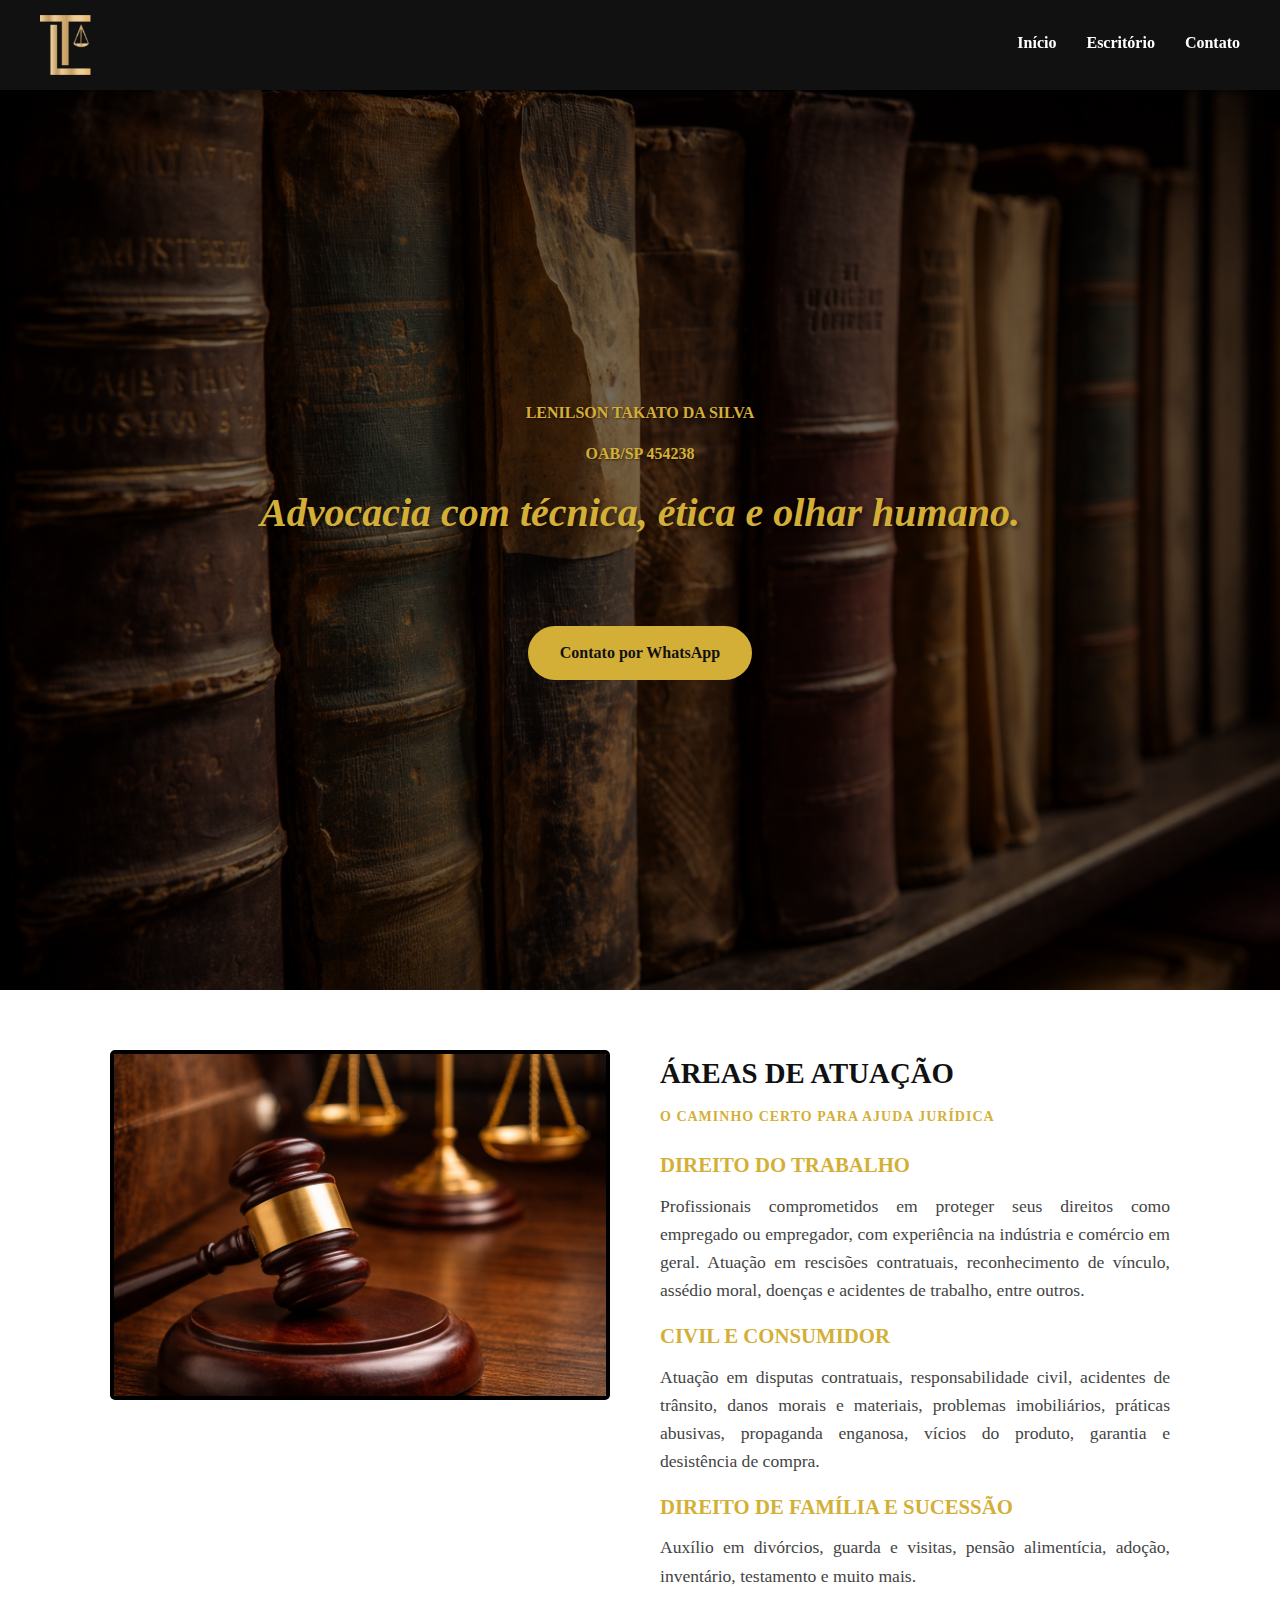
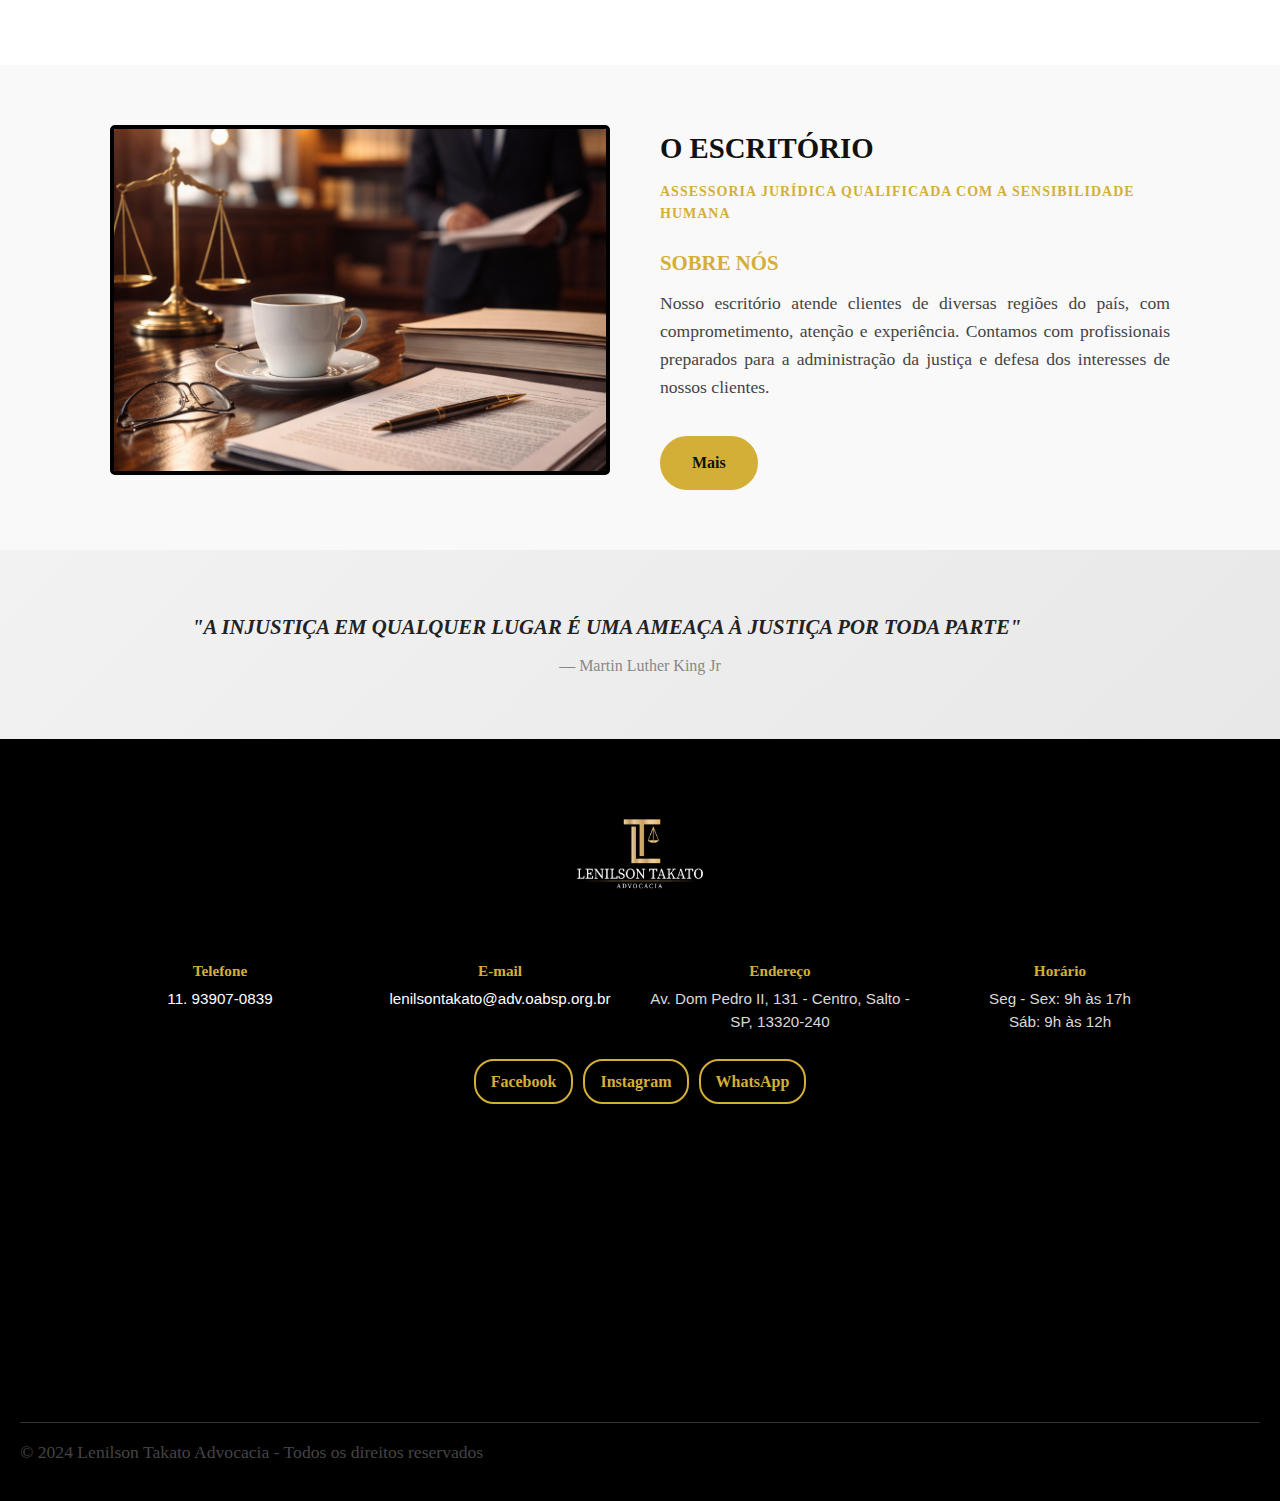
<file: index.html>
<!DOCTYPE html>
<html lang="pt-BR">
<head>
  <meta charset="UTF-8">
  <meta name="viewport" content="width=device-width, initial-scale=1.0">
  <meta name="description" content="Advocacia com técnica, ética e olhar humano. Especialista em Direito do Trabalho, Civil, Consumidor e Família.">
  <meta name="keywords" content="advogado, advocacia, direito do trabalho, salto sp, justiça">
  <meta name="author" content="Lenilson Takato da Silva">
  <meta property="og:title" content="Lenilson Takato Advocacia">
  <meta property="og:description" content="Advocacia com técnica, ética e olhar humano. Especialista em Direito do Trabalho, Civil, Consumidor e Família.">
  <meta property="og:type" content="website">
  <meta property="og:url" content="https://lenilsontakato.com.br">
  
  <title>Lenilson Takato Advocacia</title>
  <link rel="stylesheet" href="css/style.css">
  <link rel="canonical" href="https://lenilsontakato.com.br/index.html">
  <link rel="icon" type="image/png" href="img/logo-main.png">
  <link rel="preload" as="image" href="img/hero-home.jpg">
</head>
<body>
  <header>
    <div class="container">
      <div class="logo">
        <a href="index.html" title="Voltar para página inicial">
          <img src="img/logo-main.png" alt="Logo Escritório Lenilson Takato Advocacia" loading="lazy">
        </a>
      </div>
      <button class="menu-toggle" aria-label="Abrir menu">
        <span></span>
        <span></span>
        <span></span>
      </button>
      <nav>
        <a href="index.html" title="Página Inicial">Início</a>
        <a href="escritorio.html" title="Conheça nosso Escritório">Escritório</a>
        <a href="contato.html" title="Entre em contato conosco">Contato</a>
      </nav>
    </div>
  </header>
  <section class="hero">
  <img src="img/hero-home.jpg" alt="Banner Escritório" class="hero-bg">
  <div class="hero-content">
    <h3 class="oab">LENILSON TAKATO DA SILVA</h3>
    <h3 class="oab">OAB/SP 454238</h3>
    <h1><i>Advocacia com técnica, ética e olhar humano.</i></h1>
    <br>
    <br>
    <div class="hero-buttons">
      <a href="https://api.whatsapp.com/send/?phone=5511939070839" class="btn">Contato por WhatsApp</a>
    </div>
  </div>
</section>
  <section class="areas">
    <div class="container">
      <div class="areas-img">
        <img src="img/areas-atuacao.jpg" alt="Áreas de atuação">
      </div>
      <div class="areas-content">
        <h2>ÁREAS DE ATUAÇÃO</h2>
        <p class="subtitulo">O CAMINHO CERTO PARA AJUDA JURÍDICA</p>

 
          <h3>DIREITO DO TRABALHO</h3>
          <p>Profissionais comprometidos em proteger seus direitos como empregado ou empregador, com experiência na indústria e comércio em geral. Atuação em rescisões contratuais, reconhecimento de vínculo, assédio moral, doenças e acidentes de trabalho, entre outros.</p>


 
          <h3>CIVIL E CONSUMIDOR</h3>
          <p>Atuação em disputas contratuais, responsabilidade civil, acidentes de trânsito, danos morais e materiais, problemas imobiliários, práticas abusivas, propaganda enganosa, vícios do produto, garantia e desistência de compra.</p>
  


          <h3>DIREITO DE FAMÍLIA E SUCESSÃO</h3>
          <p>Auxílio em divórcios, guarda e visitas, pensão alimentícia, adoção, inventário, testamento e muito mais.</p>
  
      </div>
    </div>
  </section>
  <section class="sobre">
    <div class="container">
      <div class="sobre-imagem">
        <img src="img/escritorio-section.jpg" alt="Escritório">
      </div>
      <div class="sobre-texto">
        <h2> O ESCRITÓRIO </h2>
        <p class="subtitulo">ASSESSORIA JURÍDICA QUALIFICADA COM A SENSIBILIDADE HUMANA</p>

        <h3>SOBRE NÓS</h3>
        <p>
          Nosso escritório atende clientes de diversas regiões do país, com comprometimento, atenção e experiência.
          Contamos com profissionais preparados para a administração da justiça e defesa dos interesses de nossos clientes.
        </p>

        <a href="escritorio.html" class="btn">Mais</a>
      </div>
    </div>
  </section>
  <section class="citacao">
    <p>"A INJUSTIÇA EM QUALQUER LUGAR É UMA AMEAÇA À JUSTIÇA POR TODA PARTE"</p>
    <span>— Martin Luther King Jr</span>
  </section>
  <footer>
    <div class="footer-logo">
      <img src="img/footer-logo.png" alt="Logo Lenilson Takato Advocacia" loading="lazy">
    </div>
    
    <div class="footer-container">
      <div class="footer-info">
        <div>
          <h4>Telefone</h4>
          <p><a href="tel:11939070839">11. 93907-0839</a></p>
        </div>
        <div>
          <h4>E-mail</h4>
          <p><a href="mailto:lenilsontakato@adv.oabsp.org.br">lenilsontakato@adv.oabsp.org.br</a></p>
        </div>
        <div>
          <h4>Endereço</h4>
          <p>Av. Dom Pedro II, 131 - Centro, Salto - SP, 13320-240</p>
        </div>
        <div>
          <h4>Horário</h4>
          <p>Seg - Sex: 9h às 17h <br> Sáb: 9h às 12h</p>
        </div>
      </div>
      <div class="footer-social">
        <a href="https://www.facebook.com/lenilsontakatoadvocacia/" target="_blank" rel="noopener noreferrer" title="Visite nosso Facebook">Facebook</a>
        <a href="https://www.instagram.com/lenilson_takato/" target="_blank" rel="noopener noreferrer" title="Visite nosso Instagram">Instagram</a>
        <a href="https://api.whatsapp.com/send/?phone=5511939070839" target="_blank" rel="noopener noreferrer" title="Contato por WhatsApp">WhatsApp</a>
      </div>
      <div class="footer-maps">
        <iframe
          src="https://www.google.com/maps?q=Av.+Dom+Pedro+II,+131+-+Centro,+Salto+-+SP,+13320-240&output=embed"
          class="maps-frame"
          allowfullscreen
          loading="lazy"
          title="Localização Escritório Lenilson Takato">
        </iframe>
      </div>
    </div>

    <div class="footer-bottom">
      <p>&copy; 2024 Lenilson Takato Advocacia - Todos os direitos reservados</p>
    </div>
  </footer>

  <script src="js/script.js" defer></script>
</body>
</html>
</file>
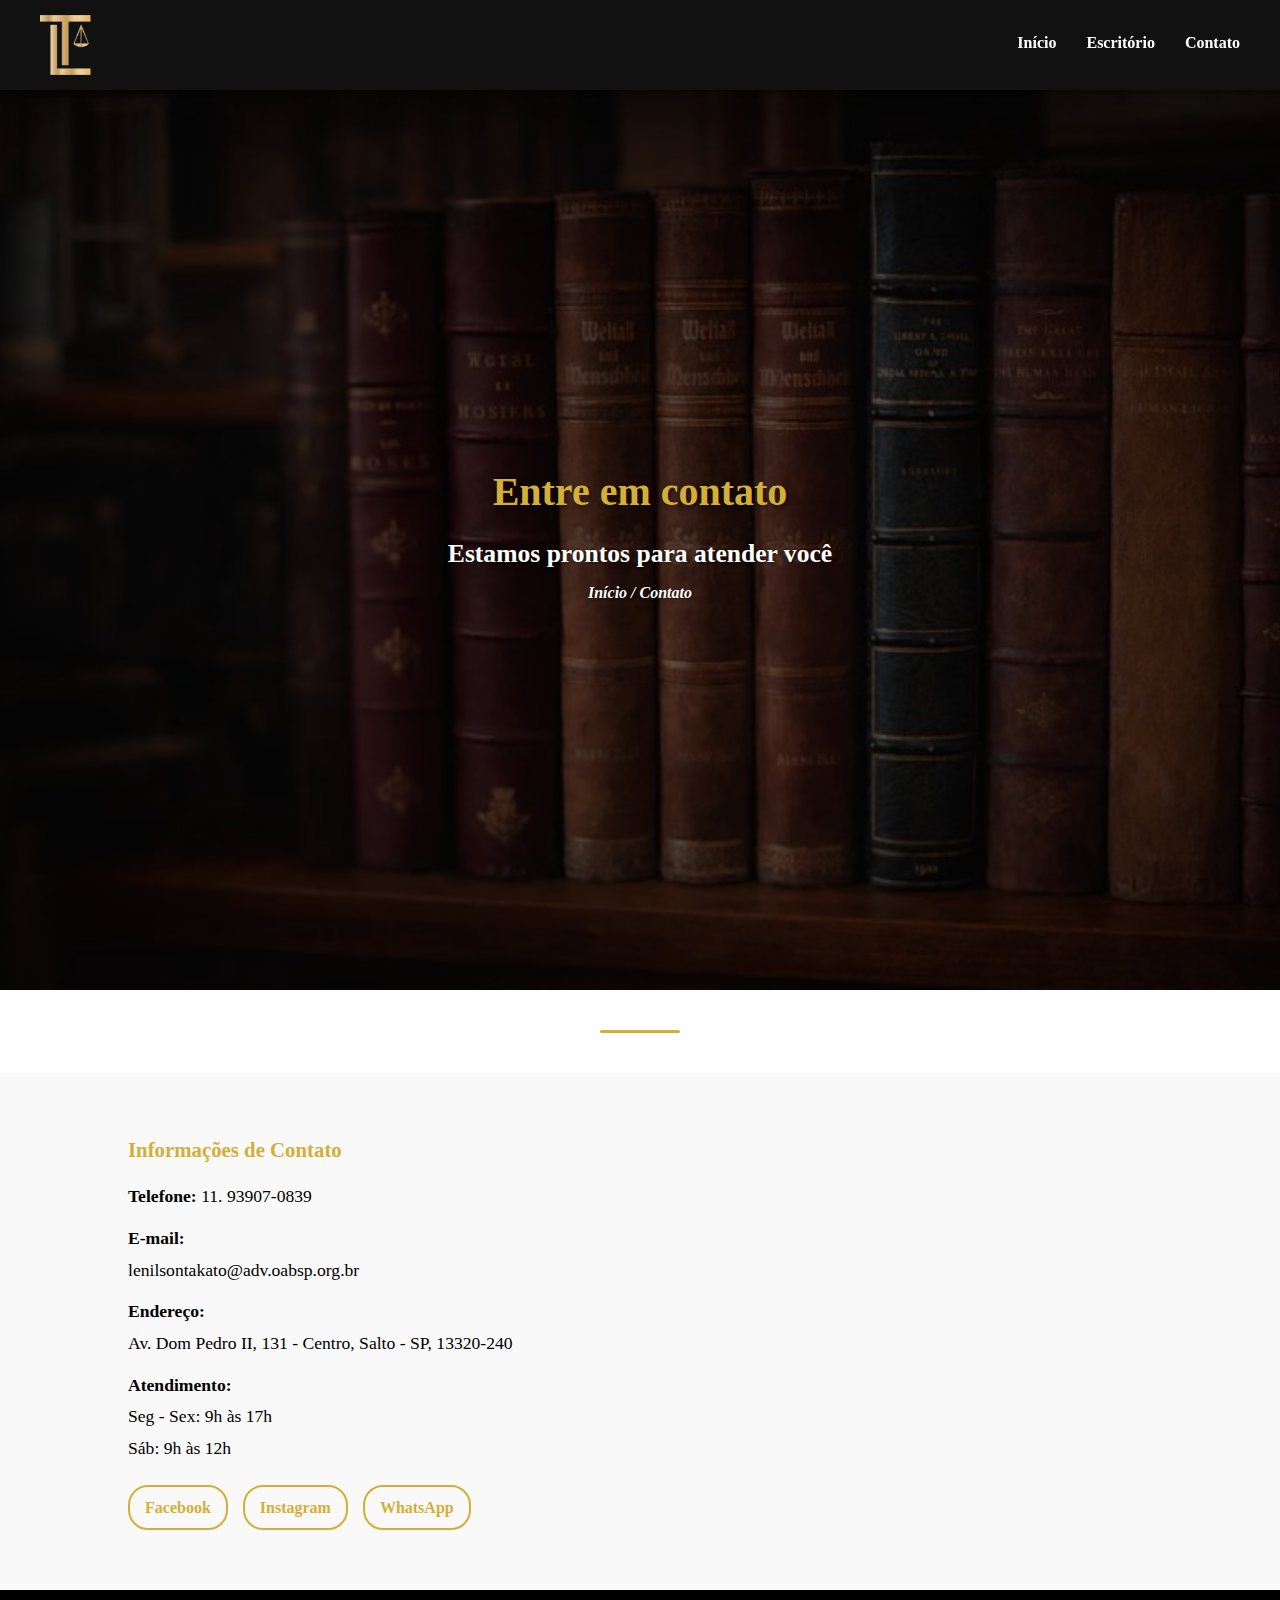
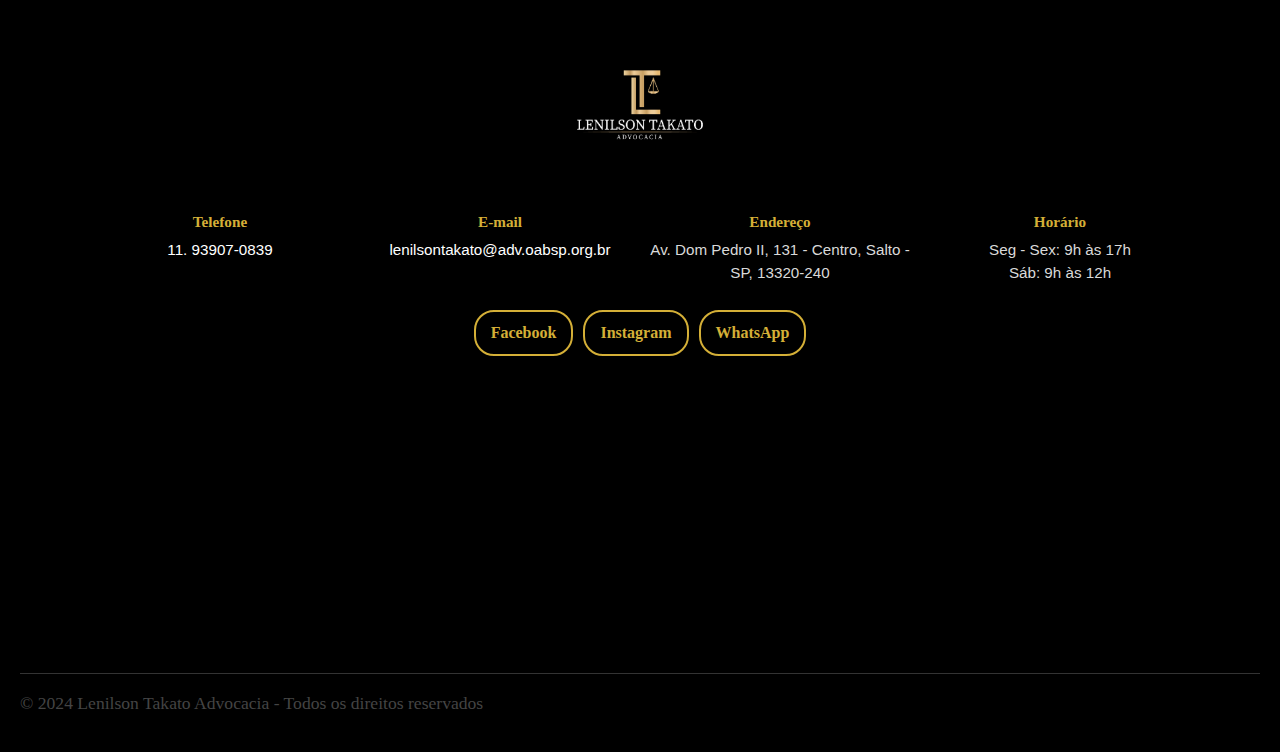
<file: contato.html>
<!DOCTYPE html>
<html lang="pt-BR">
<head>
  <meta charset="UTF-8">
  <meta name="viewport" content="width=device-width, initial-scale=1.0">
  <meta name="description" content="Entre em contato conosco. Telefone, e-mail, endereço e horários de atendimento do escritório de advocacia.">
  <meta name="keywords" content="contato, telefone, endereço, email, horário de atendimento">
  <meta property="og:title" content="Contato - Lenilson Takato Advocacia">
  <meta property="og:description" content="Todos os canais de contato do escritório de advocacia Lenilson Takato.">
  
  <title>Contato - Lenilson Takato Advocacia</title>
  <link rel="stylesheet" href="css/style.css">
  <link rel="canonical" href="https://lenilsontakato.com.br/contato.html">
  <link rel="icon" type="image/png" href="img/logo-main.png">
</head>
<body>
  <header>
    <div class="container">
      <div class="logo">
        <a href="index.html" title="Voltar para página inicial">
          <img src="img/logo-main.png" alt="Logo Escritório Lenilson Takato Advocacia" loading="lazy">
        </a>
      </div>
      <button class="menu-toggle" aria-label="Abrir menu">
        <span></span>
        <span></span>
        <span></span>
      </button>
      <nav>
        <a href="index.html" title="Página Inicial">Início</a>
        <a href="escritorio.html" title="Conheça nosso Escritório">Escritório</a>
        <a href="contato.html" title="Entre em contato conosco">Contato</a>
      </nav>
    </div>
  </header>
  <section class="hero">
    <img src="img/hero-contato.jpg" alt="Banner Escritóriso" class="hero-bg">
    <div class="hero-content">
      <h1>Entre em contato</h1>
      <h2>Estamos prontos para atender você</h2>
      <p class="breadcrumb">Início / Contato</p>
    </div>
  </section>
  <div class="barra-dourada"></div>
  <section class="contato">
    <div class="contato-container">
      <div class="contato-info">
        <h3>Informações de Contato</h3>
        <p><strong>Telefone:</strong> <a href="tel:11939070839">11. 93907-0839</a></p>
        <p><strong>E-mail:</strong><br>
          <a href="mailto:lenilsontakato@adv.oabsp.org.br">lenilsontakato@adv.oabsp.org.br</a>
        </p>
        <p><strong>Endereço:</strong><br>
          Av. Dom Pedro II, 131 - Centro, Salto - SP, 13320-240
        </p>
        <p><strong>Atendimento:</strong><br>
          Seg - Sex: 9h às 17h <br>
          Sáb: 9h às 12h
        </p>

        <div class="contato-social">
          <a href="https://www.facebook.com/lenilsontakatoadvocacia/" target="_blank" rel="noopener noreferrer">Facebook</a>
          <a href="https://www.instagram.com/lenilson_takato/" target="_blank" rel="noopener noreferrer">Instagram</a>
          <a href="https://api.whatsapp.com/send/?phone=5511939070839" target="_blank" rel="noopener noreferrer">WhatsApp</a>
        </div>
      </div>

      <div class="contato-maps">
         <iframe
          src="https://www.google.com/maps?q=Av.+Dom+Pedro+II,+131+-+Centro,+Salto+-+SP,+13320-240&output=embed"
          class="maps-frame"
          allowfullscreen
          loading="lazy"
          title="Localização Escritório Lenilson Takato">
        </iframe>
      </div>
    </div>
  </section>
  <footer>
    <div class="footer-logo">
      <img src="img/footer-logo.png" alt="Logo Lenilson Takato Advocacia" loading="lazy">
    </div>
    
    <div class="footer-container">
      <div class="footer-info">
        <div>
          <h4>Telefone</h4>
          <p><a href="tel:11939070839">11. 93907-0839</a></p>
        </div>
        <div>
          <h4>E-mail</h4>
          <p><a href="mailto:lenilsontakato@adv.oabsp.org.br">lenilsontakato@adv.oabsp.org.br</a></p>
        </div>
        <div>
          <h4>Endereço</h4>
          <p>Av. Dom Pedro II, 131 - Centro, Salto - SP, 13320-240</p>
        </div>
        <div>
          <h4>Horário</h4>
          <p>Seg - Sex: 9h às 17h <br> Sáb: 9h às 12h</p>
        </div>
      </div>
      <div class="footer-social">
        <a href="https://www.facebook.com/lenilsontakatoadvocacia/" target="_blank" rel="noopener noreferrer" title="Visite nosso Facebook">Facebook</a>
        <a href="https://www.instagram.com/lenilson_takato/" target="_blank" rel="noopener noreferrer" title="Visite nosso Instagram">Instagram</a>
        <a href="https://api.whatsapp.com/send/?phone=5511939070839" target="_blank" rel="noopener noreferrer" title="Contato por WhatsApp">WhatsApp</a>
      </div>
      <div class="footer-maps">
        <iframe
          src="https://www.google.com/maps?q=Av.+Dom+Pedro+II,+131+-+Centro,+Salto+-+SP,+13320-240&output=embed"
          class="maps-frame"
          allowfullscreen
          loading="lazy"
          title="Localização Escritório Lenilson Takato">
        </iframe>
      </div>
    </div>

    <div class="footer-bottom">
      <p>&copy; 2024 Lenilson Takato Advocacia - Todos os direitos reservados</p>
    </div>
  </footer>

  <script src="js/script.js" defer></script>
</body>
</html>
</file>
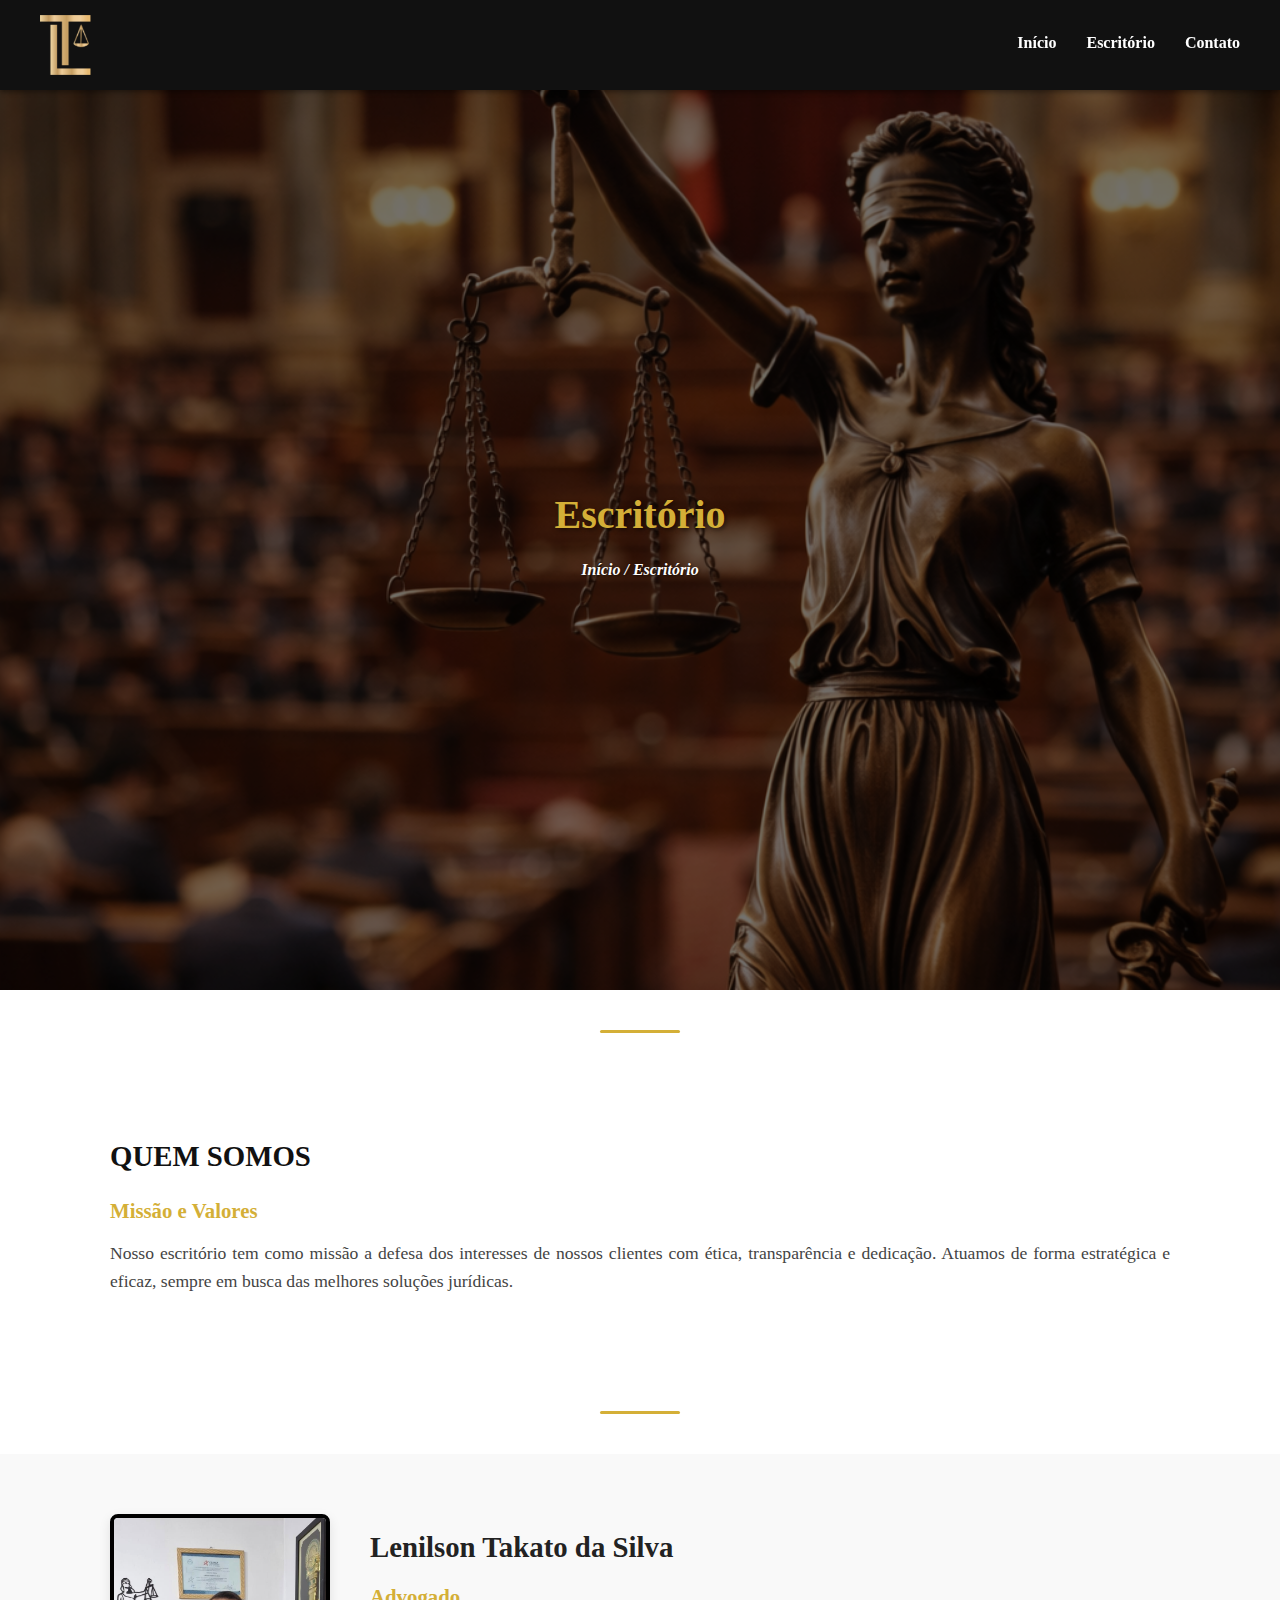
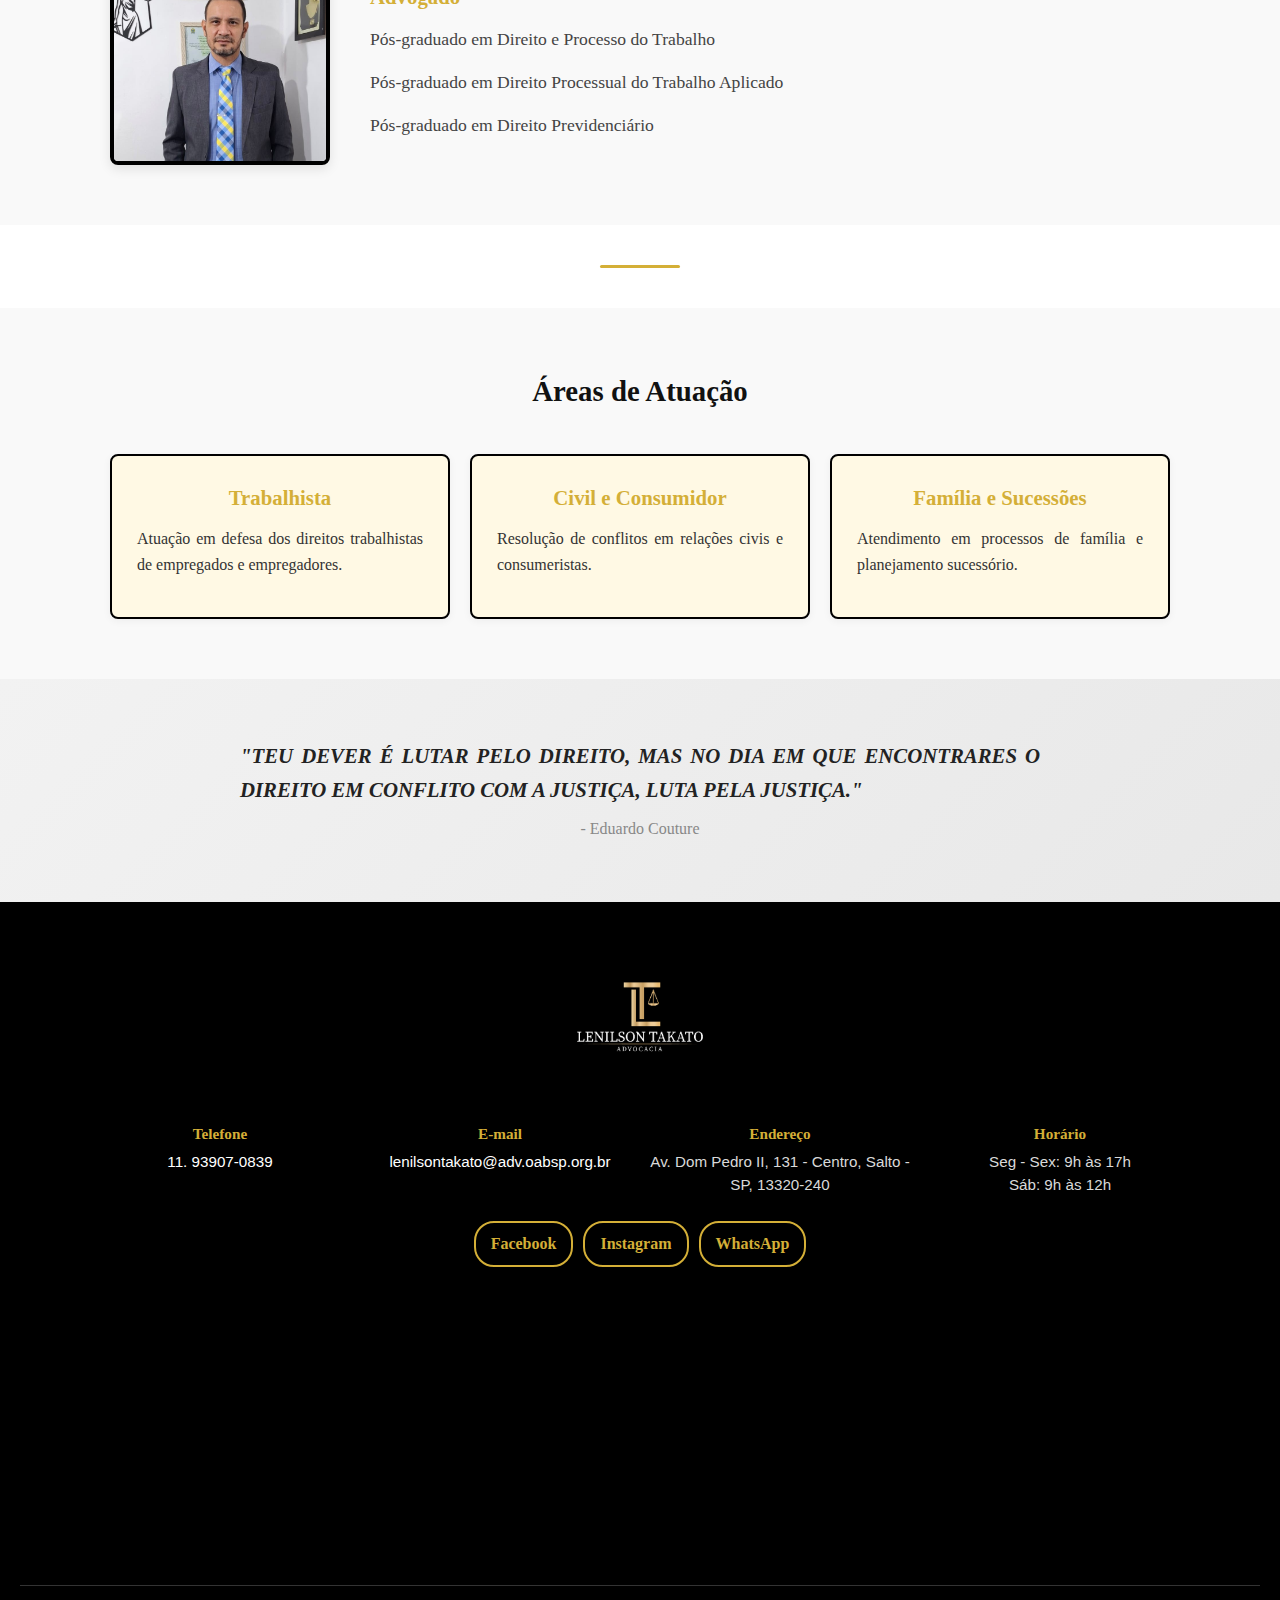
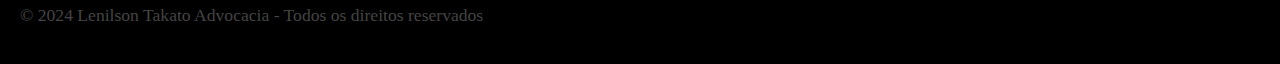
<file: escritorio.html>
<!DOCTYPE html>
<html lang="pt-BR">
<head>
  <meta charset="UTF-8">
  <meta name="viewport" content="width=device-width, initial-scale=1.0">
  <meta name="description" content="Conheça nosso escritório de advocacia, nossa missão, valores e o advogado responsável.">
  <meta name="keywords" content="escritório, advocacia, quem somos, missão, valores">
  <meta property="og:title" content="O Escritório - Lenilson Takato Advocacia">
  <meta property="og:description" content="Conheça nosso escritório de advocacia com expertise em diversos ramos do direito.">
  
  <title>O Escritório - Lenilson Takato Advocacia</title>
  <link rel="stylesheet" href="css/style.css">
  <link rel="canonical" href="https://lenilsontakato.com.br/escritorio.html">
  <link rel="icon" type="image/png" href="img/logo-main.png">
</head>
<body>
  <header>
    <div class="container">
      <div class="logo">
        <a href="index.html" title="Voltar para página inicial">
          <img src="img/logo-main.png" alt="Logo Escritório Lenilson Takato Advocacia" loading="lazy">
        </a>
      </div>
      <button class="menu-toggle" aria-label="Abrir menu">
        <span></span>
        <span></span>
        <span></span>
      </button>
      <nav>
        <a href="index.html" title="Página Inicial">Início</a>
        <a href="escritorio.html" title="Conheça nosso Escritório">Escritório</a>
        <a href="contato.html" title="Entre em contato conosco">Contato</a>
      </nav>
    </div>
  </header>
  <section class="hero">
  <img src="img/hero-escritorio.jpg" alt="Banner Escritório" class="hero-bg">
  <div class="hero-content">
    <h1>Escritório</h1>
    <p class="breadcrumb">Início / Escritório</p>
  </div>
</section>
  <div class="barra-dourada"></div>
  <section class="quem-somos">
  <div class="container">
    <div class="texto">
      <h2>QUEM SOMOS</h2>
      <h3>Missão e Valores</h3>
      <p>
        Nosso escritório tem como missão a defesa dos interesses de nossos clientes
        com ética, transparência e dedicação. Atuamos de forma estratégica e eficaz,
        sempre em busca das melhores soluções jurídicas.
      </p>
    </div>
  </div>
</section>
  <div class="barra-dourada"></div>
  <section class="advogado">
  <div class="container advogado-card">
    <div class="advogado-img">
      <img src="img/advogado-lenilson.jpg" alt="Advogado Lenilson Takato">
    </div>
    <div class="advogado-info">
      <h2>Lenilson Takato da Silva</h2>
      <h3>Advogado</h3>
      <ul>
        <li><p>Pós-graduado em Direito e Processo do Trabalho</p></li>
        <li><p>Pós-graduado em Direito Processual do Trabalho Aplicado</p></li>
        <li><p>Pós-graduado em Direito Previdenciário</p></li>
      </ul>
    </div>
  </div>
</section>
  <div class="barra-dourada"></div>
  <section class="atuacao">
  <div class="container">
    <h2>Áreas de Atuação</h2>
    <div class="cards">
      <div class="card">
        <h3>Trabalhista</h3>
        <p>Atuação em defesa dos direitos trabalhistas de empregados e empregadores.</p>
      </div>
      <div class="card">
        <h3>Civil e Consumidor</h3>
        <p>Resolução de conflitos em relações civis e consumeristas.</p>
      </div>
      <div class="card">
        <h3>Família e Sucessões</h3>
        <p>Atendimento em processos de família e planejamento sucessório.</p>
      </div>
    </div>
  </div>
</section>
  <section class="citacao">
  <div class="container">
    <p>"TEU DEVER É LUTAR PELO DIREITO, MAS NO DIA EM QUE ENCONTRARES O DIREITO EM CONFLITO COM A JUSTIÇA, LUTA PELA JUSTIÇA."
    </p>
    <span>- Eduardo Couture</span>
  </div>
</section>
  <footer>
    <div class="footer-logo">
      <img src="img/footer-logo.png" alt="Logo Lenilson Takato Advocacia" loading="lazy">
    </div>
    
    <div class="footer-container">
      <div class="footer-info">
        <div>
          <h4>Telefone</h4>
          <p><a href="tel:11939070839">11. 93907-0839</a></p>
        </div>
        <div>
          <h4>E-mail</h4>
          <p><a href="mailto:lenilsontakato@adv.oabsp.org.br">lenilsontakato@adv.oabsp.org.br</a></p>
        </div>
        <div>
          <h4>Endereço</h4>
          <p>Av. Dom Pedro II, 131 - Centro, Salto - SP, 13320-240</p>
        </div>
        <div>
          <h4>Horário</h4>
          <p>Seg - Sex: 9h às 17h <br> Sáb: 9h às 12h</p>
        </div>
      </div>
      <div class="footer-social">
        <a href="https://www.facebook.com/lenilsontakatoadvocacia/" target="_blank" rel="noopener noreferrer" title="Visite nosso Facebook">Facebook</a>
        <a href="https://www.instagram.com/lenilson_takato/" target="_blank" rel="noopener noreferrer" title="Visite nosso Instagram">Instagram</a>
        <a href="https://api.whatsapp.com/send/?phone=5511939070839" target="_blank" rel="noopener noreferrer" title="Contato por WhatsApp">WhatsApp</a>
      </div>
      <div class="footer-maps">
        <iframe
          src="https://www.google.com/maps?q=Av.+Dom+Pedro+II,+131+-+Centro,+Salto+-+SP,+13320-240&output=embed"
          class="maps-frame"
          allowfullscreen
          loading="lazy"
          title="Localização Escritório Lenilson Takato">
        </iframe>
      </div>
    </div>

    <div class="footer-bottom">
      <p>&copy; 2024 Lenilson Takato Advocacia - Todos os direitos reservados</p>
    </div>
  </footer>

  <script src="js/script.js" defer></script>
</body>
</html>
</file>
<file: css/style.css>
/* ================= RESET / BASE ================= */
* {
  margin: 0;
  padding: 0;
  box-sizing: border-box;
}

html {
  scroll-behavior: smooth;
}

body {
  font-family: "Georgia", serif;
  background: #fff;
  color: #222;
  line-height: 1.6;
  margin-top: 90px; /* Espaço para o header fixo */
}

/* ================= TIPOGRAFIA ================= */
/* Títulos principais das seções */
h2 {
  text-align: center;    
  font-size: 1.8rem;
  color: #111;
  margin-bottom: 10px;
}

/* Subtítulos reutilizáveis */
.subtitulo {
  color: #d4af37;          
  font-weight: bold;
  margin-bottom: 20px;
  text-transform: uppercase;
  font-size: 14px;
  letter-spacing: 1px;
  text-align: left;    
}

/* Títulos de bloco internos */
h3 {
  font-size: 1.3rem;
  color: #d4af37;
  font-weight: bold;
  margin-bottom: 8px;
  text-align: center;    
}

/* Parágrafos gerais */
p {
  font-size: 1.1rem;
  color: #444;
  margin-bottom: 15px;
  text-align: justify;
}

/* ================= HEADER ================= */
header {
  background: #111;
  padding: 15px 40px;
  position: fixed;
  width: 100%;
  top: 0;
  left: 0;
  z-index: 1000;
  box-shadow: 0 2px 5px rgba(0,0,0,0.4);
}

header .container {
  display: flex;
  justify-content: space-between;
  align-items: center;
  max-width: 1200px;
  margin: 0 auto;
}

header .logo img { 
  height: 60px;
  transition: transform 0.3s ease;
}

header .logo img:hover {
  transform: scale(1.05);
}

header nav {
  display: flex;
  gap: 30px;
}

header nav a {
  text-decoration: none;
  font-weight: bold;
  color: #fff;
  transition: color 0.3s ease;
  position: relative;
  padding-bottom: 5px;
}

header nav a:hover, 
header nav a.active { 
  color: #d4af37;
  border-bottom: 2px solid #d4af37;
}

/* ================= MENU HAMBURGER ================= */
.menu-toggle {
  display: none;
  flex-direction: column;
  gap: 5px;
  background: none;
  border: none;
  cursor: pointer;
  padding: 5px;
}

.menu-toggle span {
  width: 25px;
  height: 3px;
  background: #fff;
  border-radius: 2px;
  transition: all 0.3s ease;
  display: block;
}

.menu-toggle.active span:nth-child(1) {
  transform: rotate(45deg) translate(8px, 8px);
}

.menu-toggle.active span:nth-child(2) {
  opacity: 0;
}

.menu-toggle.active span:nth-child(3) {
  transform: rotate(-45deg) translate(7px, -7px);
}

/* ================= HERO ================= */
.hero {
  position: relative;
  width: 100%;
  height: 100vh;
  display: flex;
  align-items: center;
  justify-content: center;
  text-align: center;
  overflow: hidden;
}

.hero-bg {
  position: absolute;
  top: 0;
  left: 0;
  width: 100%;
  height: 100%;
  object-fit: cover;
  /* Evita cortar a parte superior (ex.: cabeça da estátua). Ajuste se necessário */
  object-position: center 40%;
  z-index: 0;
}

.hero::before {
  content: "";
  position: absolute;
  inset: 0;
  background: rgba(0,0,0,0.55);
  z-index: 1;
}

.hero-content {
  position: relative;
  z-index: 2;
  color: #fff;
}

.hero h1 {
  font-size: 2.5rem;
  font-weight: bold;
  margin-bottom: 10px;
  color: #d4af37;
  text-align: center;
  text-shadow: 2px 2px 4px rgba(0,0,0,0.5);
}

.hero h2 {
  font-size: 1.6rem;
  margin-bottom: 5px;
  text-align: center;
  color: #fff;
  text-shadow: 1px 1px 3px rgba(0,0,0,0.5);
}

.hero h3.oab {
  font-size: 1rem;
  color: #d4af37;
  margin-bottom: 15px;
  text-align: center;
  text-shadow: 1px 1px 2px rgba(0,0,0,0.5);
}

.breadcrumb {
  color: #fff;
  font-style: italic;
  font-weight: bold;
  text-align: center;
  font-size: 1rem;
  text-shadow: 1px 1px 2px rgba(0,0,0,0.5);
}

/* ================= BOTÕES ================= */
.btn {
  display: inline-block;
  padding: 12px 30px;
  background: #d4af37;
  color: #111;
  font-weight: bold;
  border-radius: 30px;
  text-decoration: none;
  transition: all 0.3s ease;
  border: 2px solid #d4af37;
  cursor: pointer;
}

.btn:hover {
  background: transparent;
  color: #d4af37;
  transform: scale(1.05);
}

.hero-buttons {
  display: flex;
  gap: 15px;
  justify-content: center;
  flex-wrap: wrap;
  margin-top: 20px;
}

/* ================= CONTAINER ================= */
.container {
  max-width: 1100px;
  margin: 0 auto;
}

/* ================= SEÇÕES BASE ================= */
section {
  padding: 60px 0;
}

/* ================= DIVISORES ================= */
.barra-dourada {
  width: 80px;
  height: 3px;
  background: #d4af37;
  margin: 40px auto;
  border-radius: 2px;
  animation: slideIn 0.6s ease;
}

@keyframes slideIn {
  from { width: 0; }
  to { width: 80px; }
}

.ornamento {
  width: 60px;
  height: 2px;
  background: #ccc;
  margin: 40px auto;
}

/* ================= QUEM SOMOS / ESCRITÓRIO ================= */
.quem-somos {
  padding: 60px 0;
  background: #fff;
}

.quem-somos .container {
  display: flex;
  gap: 40px;
  flex-wrap: wrap;
  align-items: center;
  padding: 0 20px;
}

.quem-somos .texto {
  flex: 1;
  min-width: 300px;
}

.quem-somos h2 { 
  margin-bottom: 15px;
  text-align: left;
}

.quem-somos h3 { 
  margin-bottom: 12px;
  text-align: left;
}

.quem-somos p { 
  line-height: 1.6;
  text-align: justify;
}

.quem-somos .imagem {
  flex: 1;
  text-align: center;
  min-width: 300px;
}

.quem-somos .imagem img {
  max-width: 70%;
  height: auto;
}

.quem-somos img,
.areas-img img,
.sobre-imagem img {
  max-width: 100%;
  border: 4px solid #000;
  border-radius: 5px;
  transition: transform 0.3s ease;
}

.quem-somos img:hover,
.areas-img img:hover,
.sobre-imagem img:hover {
  transform: scale(1.05);
}

/* ================= ADVOGADO ================= */
.advogado {
  padding: 60px 0;
  background: #f9f9f9;
}

.advogado-card {
  display: flex;
  gap: 40px;
  justify-content: center;
  align-items: center;
  flex-wrap: wrap;
  padding: 0 20px;
}

.advogado-img img {
  width: 220px;
  height: auto; /* manter proporção */
  max-height: 300px;
  object-fit: cover;
  border-radius: 8px;
  box-shadow: 0 4px 12px rgba(0,0,0,0.1);
  border: 4px solid #000;
  transition: transform 0.3s ease;
}

.advogado-img img:hover {
  transform: scale(1.05);
}

.advogado-info {
  flex: 1;
  min-width: 300px;
}

.advogado-info h2 {
  font-size: 1.8rem;
  color: #222;
  margin-bottom: 10px;
  text-align: left;
}

.advogado-info h3 {
  font-size: 1.3rem;
  font-weight: bold;
  color: #d4af37;
  margin-bottom: 12px;
  text-align: left;
}

.advogado-info ul {
  list-style: none;
  padding-left: 0;
}

.advogado-info li {
  margin-bottom: 6px;
  color: #444;
  line-height: 1.6;
  text-align: justify;
}

/* ================= ÁREAS DE ATUAÇÃO ================= */
.areas {
  padding: 60px 0;
  background: #fff;
}

.areas .container {
  display: flex;
  align-items: flex-start;
  gap: 40px;
  flex-wrap: wrap;
  padding: 0 20px;
}

.areas-img,
.sobre-imagem {
  flex: 1;
  text-align: center;
  min-width: 300px;
}

.areas-img img,
.sobre-imagem img {
  width: 100%;
  max-width: 500px;
  height: auto; /* manter proporção e evitar cortes */
  max-height: 350px;
  object-fit: cover;
}

.areas-content,
.sobre-texto {
  flex: 1;
  min-width: 300px;
}

.areas-content h2,
.sobre-texto h2 {
  text-align: left;
  margin-bottom: 10px;
}

.areas-content .area {
  margin-bottom: 25px;
}

.areas-content h3,
.sobre-texto h3 {
  text-align: left;
  margin-bottom: 10px;
}

.atuacao {
  padding: 60px 0;
  text-align: center;
  background: #f9f9f9;
}

.atuacao .container {
  padding: 0 20px;
}

.atuacao h2 {
  margin-bottom: 40px;
}

.cards {
  display: grid;
  grid-template-columns: repeat(auto-fit, minmax(250px, 1fr));
  gap: 20px;
}

.card {
  background: #fff9e4;
  border: 2px solid #000;
  padding: 25px;
  border-radius: 8px;
  box-shadow: 0 2px 8px rgba(0,0,0,0.05);
  transition: transform 0.3s ease, box-shadow 0.3s ease;
}

.card:hover {
  transform: translateY(-10px);
  box-shadow: 0 6px 16px rgba(0,0,0,0.15);
}

.card h3 {
  font-size: 1.3rem;
  font-weight: bold;
  margin-bottom: 12px;
  color: #d4af37;
  text-align: center;
}

.card p {
  font-size: 1rem;
  color: #333;
  text-align: justify;
}

/* ================= SOBRE ================= */
.sobre {
  padding: 60px 0;
  background: #f9f9f9;
}

.sobre .container {
  display: flex;
  align-items: flex-start;
  gap: 40px;
  flex-wrap: wrap;
  padding: 0 20px;
}

.sobre-texto h2 {
  text-align: left;
  margin-bottom: 10px;
}

.sobre-texto .btn {
  margin-top: 20px;
  display: inline-block;
}

/* ================= CONTATO ================= */
.contato {
  padding: 60px 10%;
  background: #f9f9f9;
}

.contato-container {
  display: grid;
  grid-template-columns: 1fr 1fr;
  gap: 40px;
  max-width: 1100px;
  margin: 0 auto;
}

.contato-info h3 {
  font-size: 1.3rem;
  font-weight: bold;
  margin-bottom: 15px;
  color: #d4af37;
  text-align: left;
}

.contato-info p {
  text-align: justify;
  color: #000;
  line-height: 1.8;
  margin-bottom: 10px;
}

.contato-info a {
  color: #000;
  text-decoration: none;
  transition: color 0.3s ease;
}

.contato-info a:hover {
  color: #d4af37;
  text-decoration: underline;
}

.contato-social {
  margin-top: 20px;
  display: flex;
  gap: 15px;
  flex-wrap: wrap;
}

.contato-social a {
  color: #d4af37;
  font-weight: bold;
  text-decoration: none;
  padding: 8px 15px;
  border: 2px solid #d4af37;
  border-radius: 20px;
  transition: all 0.3s ease;
}

.contato-social a:hover {
  background: #d4af37;
  color: #111;
}

.contato-maps {
  border-radius: 8px;
  overflow: hidden;
}

.maps-frame {
  width: 100%;
  height: 300px;
  border: 0;
  border-radius: 8px;
}

/* ================= CITAÇÃO ================= */
.citacao {
  background: linear-gradient(135deg, #f2f2f2 0%, #e8e8e8 100%);
  padding: 60px 15%;
  text-align: center;
  font-style: italic;
  color: #555;
}

.citacao .container {
  max-width: 800px;
}

.citacao p {
  font-size: 1.3rem;
  margin-bottom: 10px;
  font-weight: bold;
  color: #222;
}

.citacao span {
  font-size: 1rem;
  color: #888;
  font-style: normal;
}

/* ================= FOOTER ================= */
footer {
  background: #000;
  color: #aaa;
  text-align: center;
  padding: 40px 20px 20px;
}

.footer-container {
  max-width: 1100px;
  margin: 0 auto;
}

.footer-logo {
  text-align: center;
  margin-bottom: 30px;
}

.footer-logo img {
  max-width: 150px;
  transition: transform 0.3s ease;
  display: block;
  margin: 0 auto;
}

.footer-logo img:hover {
  transform: scale(1.05);
}

.footer-info {
  display: grid;
  grid-template-columns: repeat(auto-fit, minmax(200px, 1fr));
  gap: 20px;
  margin-bottom: 20px;
}

.footer-info h4 {
  color: #d4af37;
  margin-bottom: 5px;
  text-align: center;
  font-size: 0.95rem;
}

.footer-info p {
  color: #d9d9d9;
  margin-bottom: 5px;
  text-align: center;
  font-family: Arial, Helvetica, sans-serif;
  font-size: 0.95rem;
  line-height: 1.5;
}

.footer-info a {
  color: #fff;
  text-decoration: none;
  transition: color 0.3s ease;
}

.footer-info a:hover {
  text-decoration: underline;
  color: #d4af37;
}

.footer-social {
  margin-bottom: 20px;
  display: flex;
  justify-content: center;
  gap: 10px;
  flex-wrap: wrap;
}

.footer-social a {
  color: #d4af37;
  text-decoration: none;
  font-weight: bold;
  padding: 8px 15px;
  border: 2px solid #d4af37;
  border-radius: 20px;
  transition: all 0.3s ease;
}

.footer-social a:hover {
  background: #d4af37;
  color: #000;
}

.footer-maps {
  margin: 30px 0;
  border-radius: 8px;
  overflow: hidden;
}

.footer-maps .maps-frame {
  width: 100%;
  height: 250px;
  border: 0;
}

.footer-bottom {
  border-top: 1px solid #333;
  padding-top: 15px;
  font-size: 0.9rem;
  color: #777;
}

/* ================= RESPONSIVO ================= */
@media (max-width: 1024px) {
  section {
    padding: 50px 8%;
  }
  
  body {
    margin-top: 80px;
  }
  
  .hero {
    height: 70vh;
  }
  
  header nav {
    gap: 20px;
  }
  
  header nav a {
    font-size: 0.95rem;
  }
}

@media (max-width: 768px) {
  body {
    margin-top: 70px;
  }
  
  header {
    padding: 10px 20px;
  }
  
  .menu-toggle {
    display: flex;
  }
  
  header nav {
    position: absolute;
    top: 100%;
    left: 0;
    width: 100%;
    background: #111;
    flex-direction: column;
    gap: 0;
    max-height: 0;
    overflow: hidden;
    transition: max-height 0.3s ease;
  }
  
  header nav.active {
    max-height: 500px;
  }
  
  header nav a {
    padding: 15px 20px;
    border-bottom: 1px solid #333;
    border: none;
    font-size: 0.85rem;
  }
  
  header .container {
    position: relative;
  }
  
  header .logo img {
    height: 50px;
  }
  
  .hero {
    height: 60vh;
    padding-top: 40px;
  }
  
  .hero h1 {
    font-size: 1.8rem;
  }
  
  .hero h2 {
    font-size: 1.2rem;
  }
  
  section {
    padding: 40px 6%;
  }
  
  .quem-somos .container,
  .advogado-card,
  .areas .container,
  .sobre,
  .contato-container {
    flex-direction: column;
    text-align: center;
  }
  
  .quem-somos img,
  .advogado-img img,
  .areas-img img,
  .sobre-imagem img {
    max-width: 85%;
    height: auto;
  }
  
  .quem-somos .texto,
  .quem-somos .imagem,
  .advogado-info,
  .areas-content,
  .sobre-texto {
    text-align: center;
  }
  
  .quem-somos h2,
  .quem-somos h3,
  .advogado-info h2,
  .advogado-info h3,
  .areas-content h2,
  .areas-content h3,
  .contato-info h3,
  .sobre-texto h2,
  .sobre-texto h3 {
    text-align: center;
  }
  
  .contato-info p {
    text-align: center;
  }
  
  .cards {
    grid-template-columns: 1fr;
  }
  
  .footer-info {
    grid-template-columns: 1fr;
  }
  
  .hero-buttons {
    flex-direction: column;
    align-items: center;
  }
  
  .btn {
    width: 100%;
    max-width: 300px;
  }
}

@media (max-width: 480px) {
  header {
    padding: 10px 15px;
  }
  
  .menu-toggle {
    display: flex;
  }
  
  header nav {
    position: absolute;
    top: 100%;
    left: 0;
    width: 100%;
    background: #111;
    flex-direction: column;
    gap: 0;
    max-height: 0;
    overflow: hidden;
    transition: max-height 0.3s ease;
  }
  
  header nav.active {
    max-height: 500px;
  }
  
  header nav a {
    padding: 12px 15px;
    border-bottom: 1px solid #333;
    border: none;
  }
  
  .hero h1 {
    font-size: 1.5rem;
  }
  
  .hero h3.oab {
    font-size: 0.9rem;
  }
  
  p {
    font-size: 1rem;
  }
  
  .citacao p {
    font-size: 1.1rem;
  }
  
  .maps-frame {
    height: 250px;
  }
}

/* ================= OTIMIZAÇÕES DE PERFORMANCE ================= */
img {
  max-width: 100%;
  height: auto;
  display: block;
}

a {
  transition: all 0.3s ease;
}

/* Loading animation */
@keyframes fadeIn {
  from {
    opacity: 0;
    transform: translateY(20px);
  }
  to {
    opacity: 1;
    transform: translateY(0);
  }
}

section {
  animation: fadeIn 0.6s ease-in-out;
}
</file>
